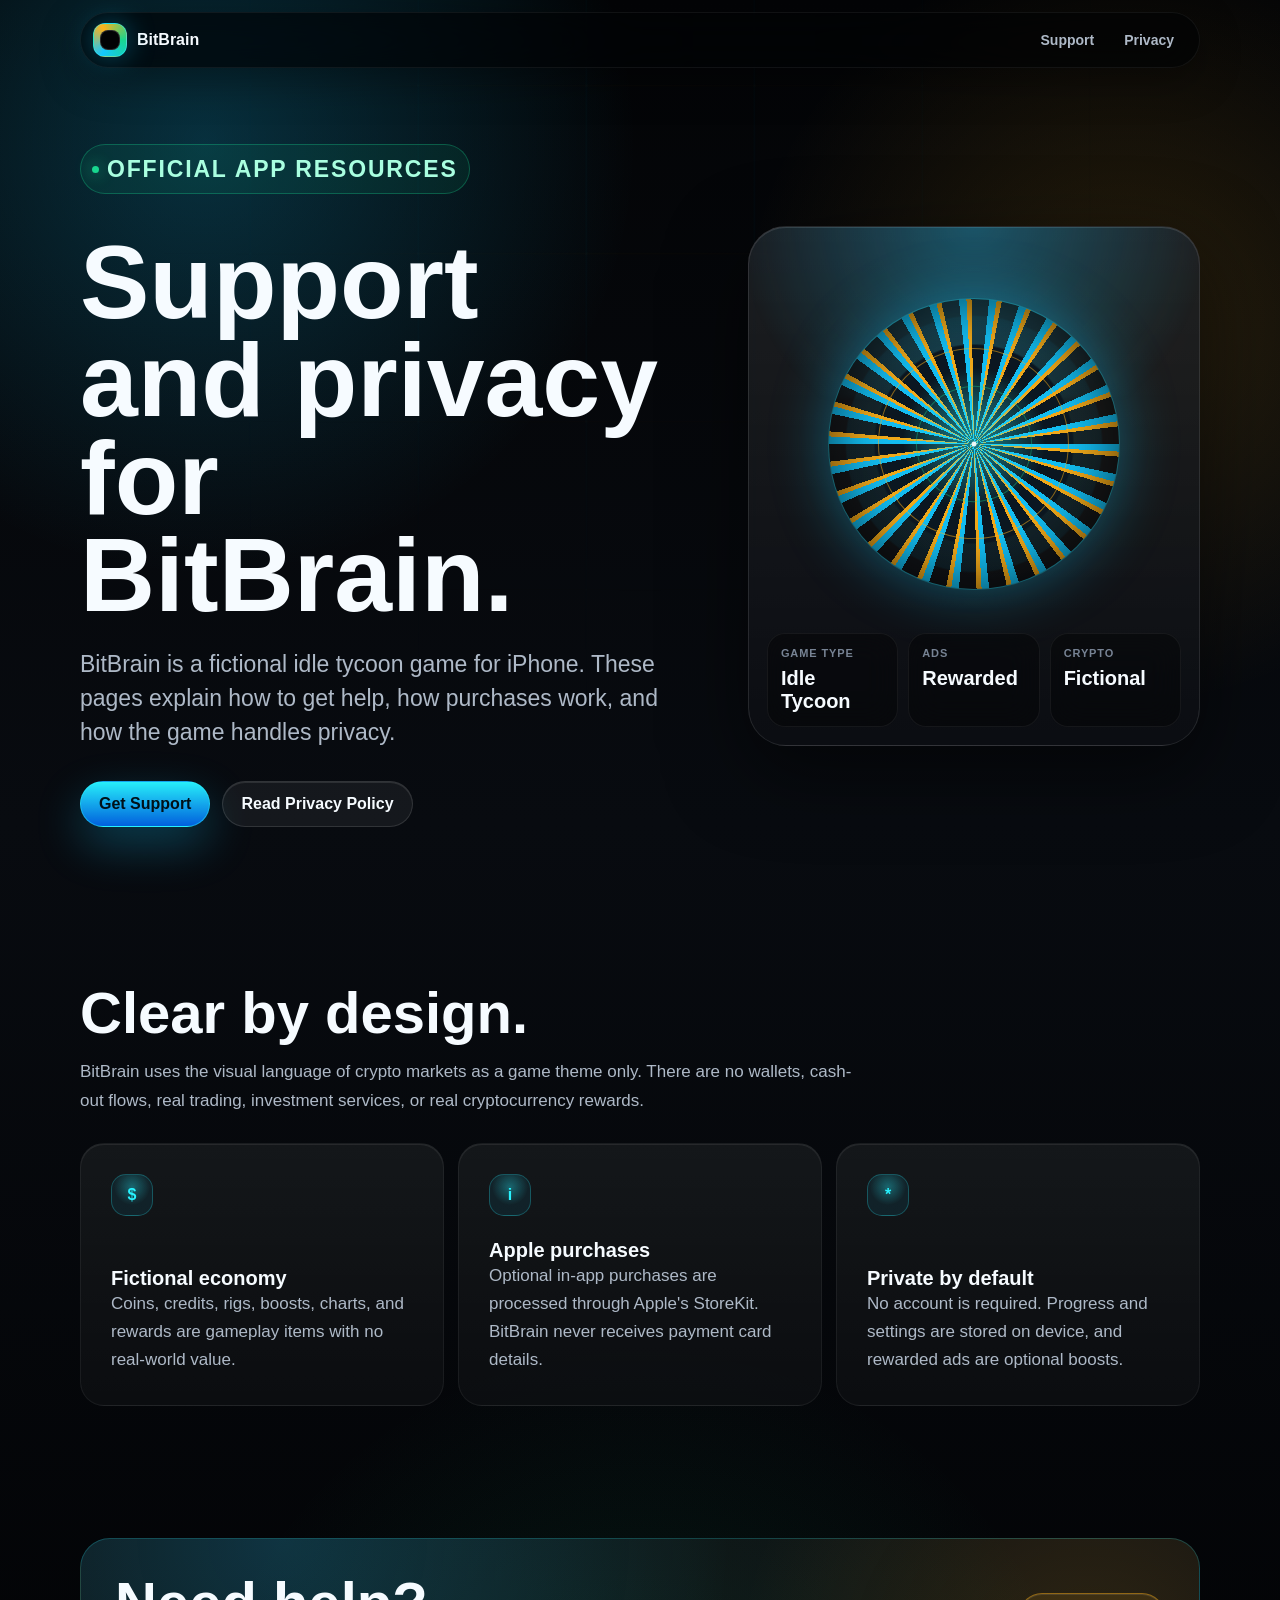
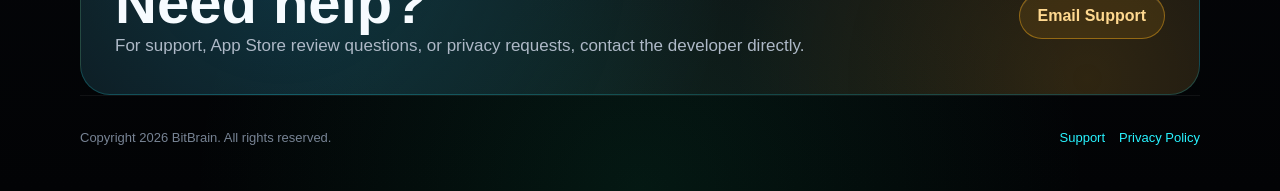
<file: index.html>
<!doctype html>
<html lang="en">
  <head>
    <meta charset="utf-8">
    <meta name="viewport" content="width=device-width, initial-scale=1">
    <meta name="description" content="Official support and privacy pages for BitBrain, a fictional crypto idle tycoon game for iPhone.">
    <title>BitBrain - Support and Privacy</title>
    <link rel="icon" href="favicon.svg" type="image/svg+xml">
    <link rel="stylesheet" href="styles.css">
  </head>
  <body>
    <div class="site-shell">
      <header class="topbar">
        <a class="brand" href="index.html" aria-label="BitBrain home">
          <span class="brand-mark" aria-hidden="true"></span>
          <span>BitBrain</span>
        </a>
        <nav class="nav" aria-label="Primary">
          <a href="support.html">Support</a>
          <a href="privacy.html">Privacy</a>
        </nav>
      </header>

      <main>
        <section class="hero">
          <div class="hero-grid">
            <div class="hero-copy">
              <p class="eyebrow">Official app resources</p>
              <h1>Support and privacy for BitBrain.</h1>
              <p>BitBrain is a fictional idle tycoon game for iPhone. These pages explain how to get help, how purchases work, and how the game handles privacy.</p>
              <div class="actions">
                <a class="button primary" href="support.html">Get Support</a>
                <a class="button" href="privacy.html">Read Privacy Policy</a>
              </div>
            </div>

            <div class="device-card" aria-label="BitBrain visual system">
              <div class="orb" aria-hidden="true"></div>
              <div class="stat-stack">
                <div class="stat">
                  <span>Game Type</span>
                  <strong>Idle Tycoon</strong>
                </div>
                <div class="stat">
                  <span>Ads</span>
                  <strong>Rewarded</strong>
                </div>
                <div class="stat">
                  <span>Crypto</span>
                  <strong>Fictional</strong>
                </div>
              </div>
            </div>
          </div>
        </section>

        <section class="section">
          <div class="section-head">
            <h2>Clear by design.</h2>
            <p>BitBrain uses the visual language of crypto markets as a game theme only. There are no wallets, cash-out flows, real trading, investment services, or real cryptocurrency rewards.</p>
          </div>
          <div class="grid">
            <article class="card feature">
              <div class="icon" aria-hidden="true">$</div>
              <div>
                <h3>Fictional economy</h3>
                <p>Coins, credits, rigs, boosts, charts, and rewards are gameplay items with no real-world value.</p>
              </div>
            </article>
            <article class="card feature">
              <div class="icon" aria-hidden="true">i</div>
              <div>
                <h3>Apple purchases</h3>
                <p>Optional in-app purchases are processed through Apple's StoreKit. BitBrain never receives payment card details.</p>
              </div>
            </article>
            <article class="card feature">
              <div class="icon" aria-hidden="true">*</div>
              <div>
                <h3>Private by default</h3>
                <p>No account is required. Progress and settings are stored on device, and rewarded ads are optional boosts.</p>
              </div>
            </article>
          </div>
        </section>

        <section class="contact-band">
          <div>
            <h2>Need help?</h2>
            <p>For support, App Store review questions, or privacy requests, contact the developer directly.</p>
          </div>
          <a class="button gold" href="mailto:muhammedeliwat@gmail.com">Email Support</a>
        </section>
      </main>

      <footer class="footer">
        <div class="footer-inner">
          <span>Copyright 2026 BitBrain. All rights reserved.</span>
          <nav aria-label="Footer">
            <a href="support.html">Support</a>
            <a href="privacy.html">Privacy Policy</a>
          </nav>
        </div>
      </footer>
    </div>
  </body>
</html>
</file>
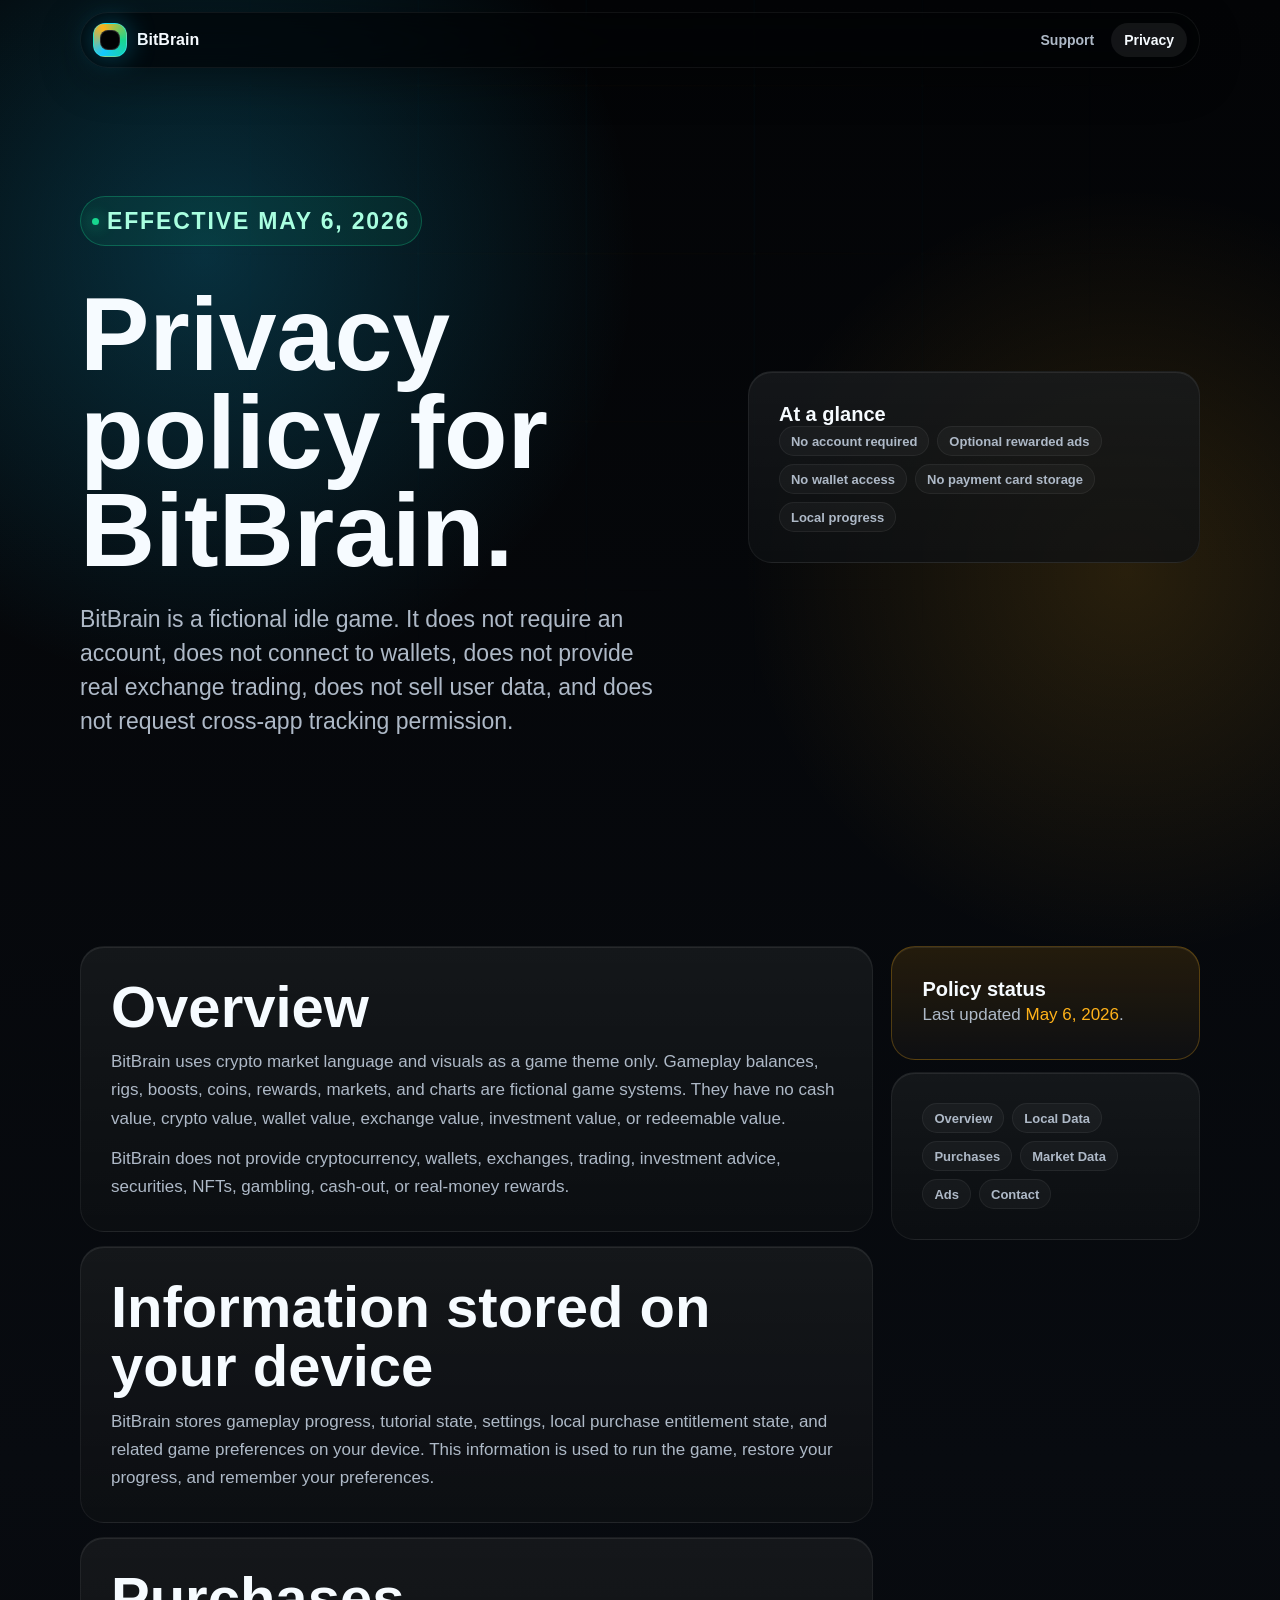
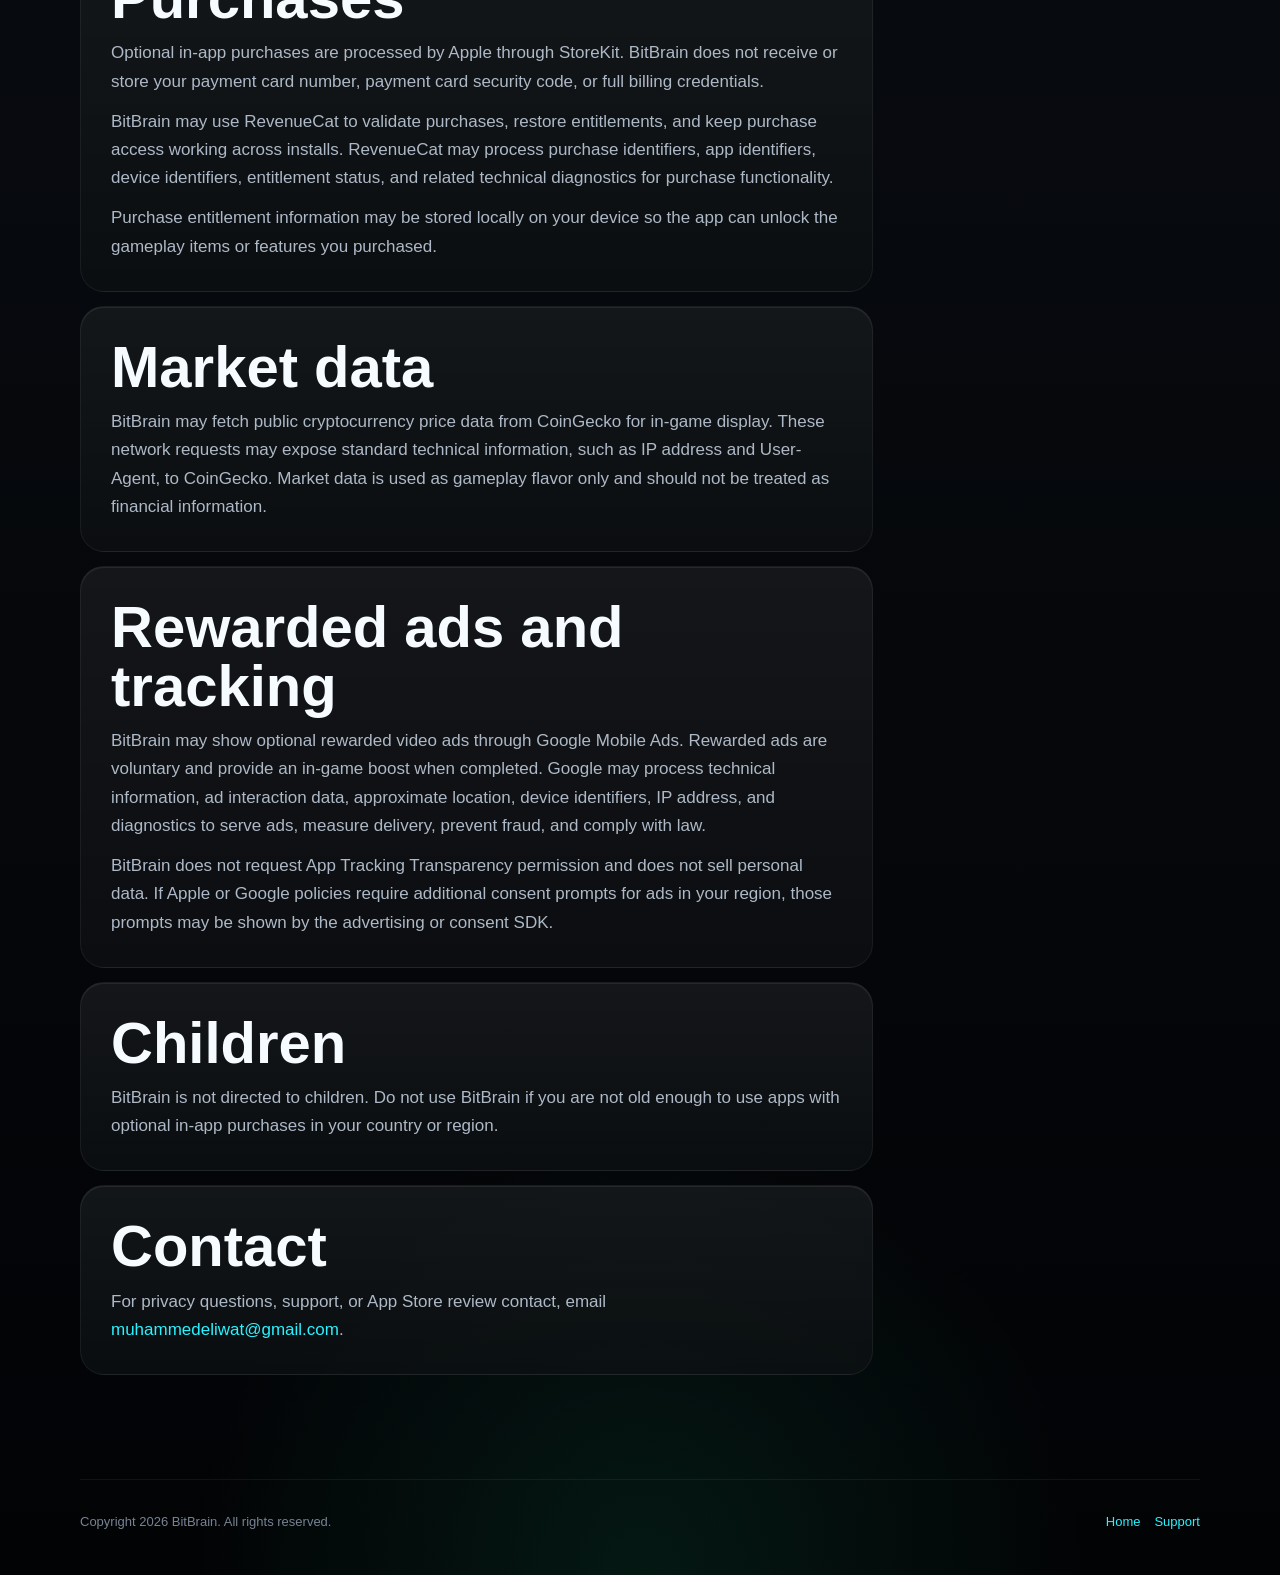
<file: privacy.html>
<!doctype html>
<html lang="en">
  <head>
    <meta charset="utf-8">
    <meta name="viewport" content="width=device-width, initial-scale=1">
    <meta name="description" content="Privacy Policy for BitBrain, a fictional crypto idle tycoon game for iPhone.">
    <title>BitBrain Privacy Policy</title>
    <link rel="icon" href="favicon.svg" type="image/svg+xml">
    <link rel="stylesheet" href="styles.css">
  </head>
  <body>
    <div class="site-shell">
      <header class="topbar">
        <a class="brand" href="index.html" aria-label="BitBrain home">
          <span class="brand-mark" aria-hidden="true"></span>
          <span>BitBrain</span>
        </a>
        <nav class="nav" aria-label="Primary">
          <a href="support.html">Support</a>
          <a href="privacy.html" aria-current="page">Privacy</a>
        </nav>
      </header>

      <main>
        <section class="hero">
          <div class="hero-grid">
            <div class="hero-copy">
              <p class="eyebrow">Effective May 6, 2026</p>
              <h1>Privacy policy for BitBrain.</h1>
              <p>BitBrain is a fictional idle game. It does not require an account, does not connect to wallets, does not provide real exchange trading, does not sell user data, and does not request cross-app tracking permission.</p>
            </div>

            <aside class="card">
              <h3>At a glance</h3>
              <div class="pill-list" aria-label="Privacy highlights">
                <span class="pill">No account required</span>
                <span class="pill">Optional rewarded ads</span>
                <span class="pill">No wallet access</span>
                <span class="pill">No payment card storage</span>
                <span class="pill">Local progress</span>
              </div>
            </aside>
          </div>
        </section>

        <section class="section legal-content">
          <article class="article">
            <section id="overview" class="card">
              <h2>Overview</h2>
              <p>BitBrain uses crypto market language and visuals as a game theme only. Gameplay balances, rigs, boosts, coins, rewards, markets, and charts are fictional game systems. They have no cash value, crypto value, wallet value, exchange value, investment value, or redeemable value.</p>
              <p>BitBrain does not provide cryptocurrency, wallets, exchanges, trading, investment advice, securities, NFTs, gambling, cash-out, or real-money rewards.</p>
            </section>

            <section id="local-data" class="card">
              <h2>Information stored on your device</h2>
              <p>BitBrain stores gameplay progress, tutorial state, settings, local purchase entitlement state, and related game preferences on your device. This information is used to run the game, restore your progress, and remember your preferences.</p>
            </section>

            <section id="purchases" class="card">
              <h2>Purchases</h2>
              <p>Optional in-app purchases are processed by Apple through StoreKit. BitBrain does not receive or store your payment card number, payment card security code, or full billing credentials.</p>
              <p>BitBrain may use RevenueCat to validate purchases, restore entitlements, and keep purchase access working across installs. RevenueCat may process purchase identifiers, app identifiers, device identifiers, entitlement status, and related technical diagnostics for purchase functionality.</p>
              <p>Purchase entitlement information may be stored locally on your device so the app can unlock the gameplay items or features you purchased.</p>
            </section>

            <section id="market-data" class="card">
              <h2>Market data</h2>
              <p>BitBrain may fetch public cryptocurrency price data from CoinGecko for in-game display. These network requests may expose standard technical information, such as IP address and User-Agent, to CoinGecko. Market data is used as gameplay flavor only and should not be treated as financial information.</p>
            </section>

            <section id="tracking" class="card">
              <h2>Rewarded ads and tracking</h2>
              <p>BitBrain may show optional rewarded video ads through Google Mobile Ads. Rewarded ads are voluntary and provide an in-game boost when completed. Google may process technical information, ad interaction data, approximate location, device identifiers, IP address, and diagnostics to serve ads, measure delivery, prevent fraud, and comply with law.</p>
              <p>BitBrain does not request App Tracking Transparency permission and does not sell personal data. If Apple or Google policies require additional consent prompts for ads in your region, those prompts may be shown by the advertising or consent SDK.</p>
            </section>

            <section id="children" class="card">
              <h2>Children</h2>
              <p>BitBrain is not directed to children. Do not use BitBrain if you are not old enough to use apps with optional in-app purchases in your country or region.</p>
            </section>

            <section id="contact" class="card">
              <h2>Contact</h2>
              <p>For privacy questions, support, or App Store review contact, email <a href="mailto:muhammedeliwat@gmail.com">muhammedeliwat@gmail.com</a>.</p>
            </section>
          </article>

          <aside class="side-panel">
            <div class="card notice">
              <h3>Policy status</h3>
              <p>Last updated <span class="accent-number">May 6, 2026</span>.</p>
            </div>
            <nav class="card" aria-label="Privacy sections">
              <div class="pill-list">
                <a class="pill" href="#overview">Overview</a>
                <a class="pill" href="#local-data">Local Data</a>
                <a class="pill" href="#purchases">Purchases</a>
                <a class="pill" href="#market-data">Market Data</a>
                <a class="pill" href="#tracking">Ads</a>
                <a class="pill" href="#contact">Contact</a>
              </div>
            </nav>
          </aside>
        </section>
      </main>

      <footer class="footer">
        <div class="footer-inner">
          <span>Copyright 2026 BitBrain. All rights reserved.</span>
          <nav aria-label="Footer">
            <a href="index.html">Home</a>
            <a href="support.html">Support</a>
          </nav>
        </div>
      </footer>
    </div>
  </body>
</html>
</file>
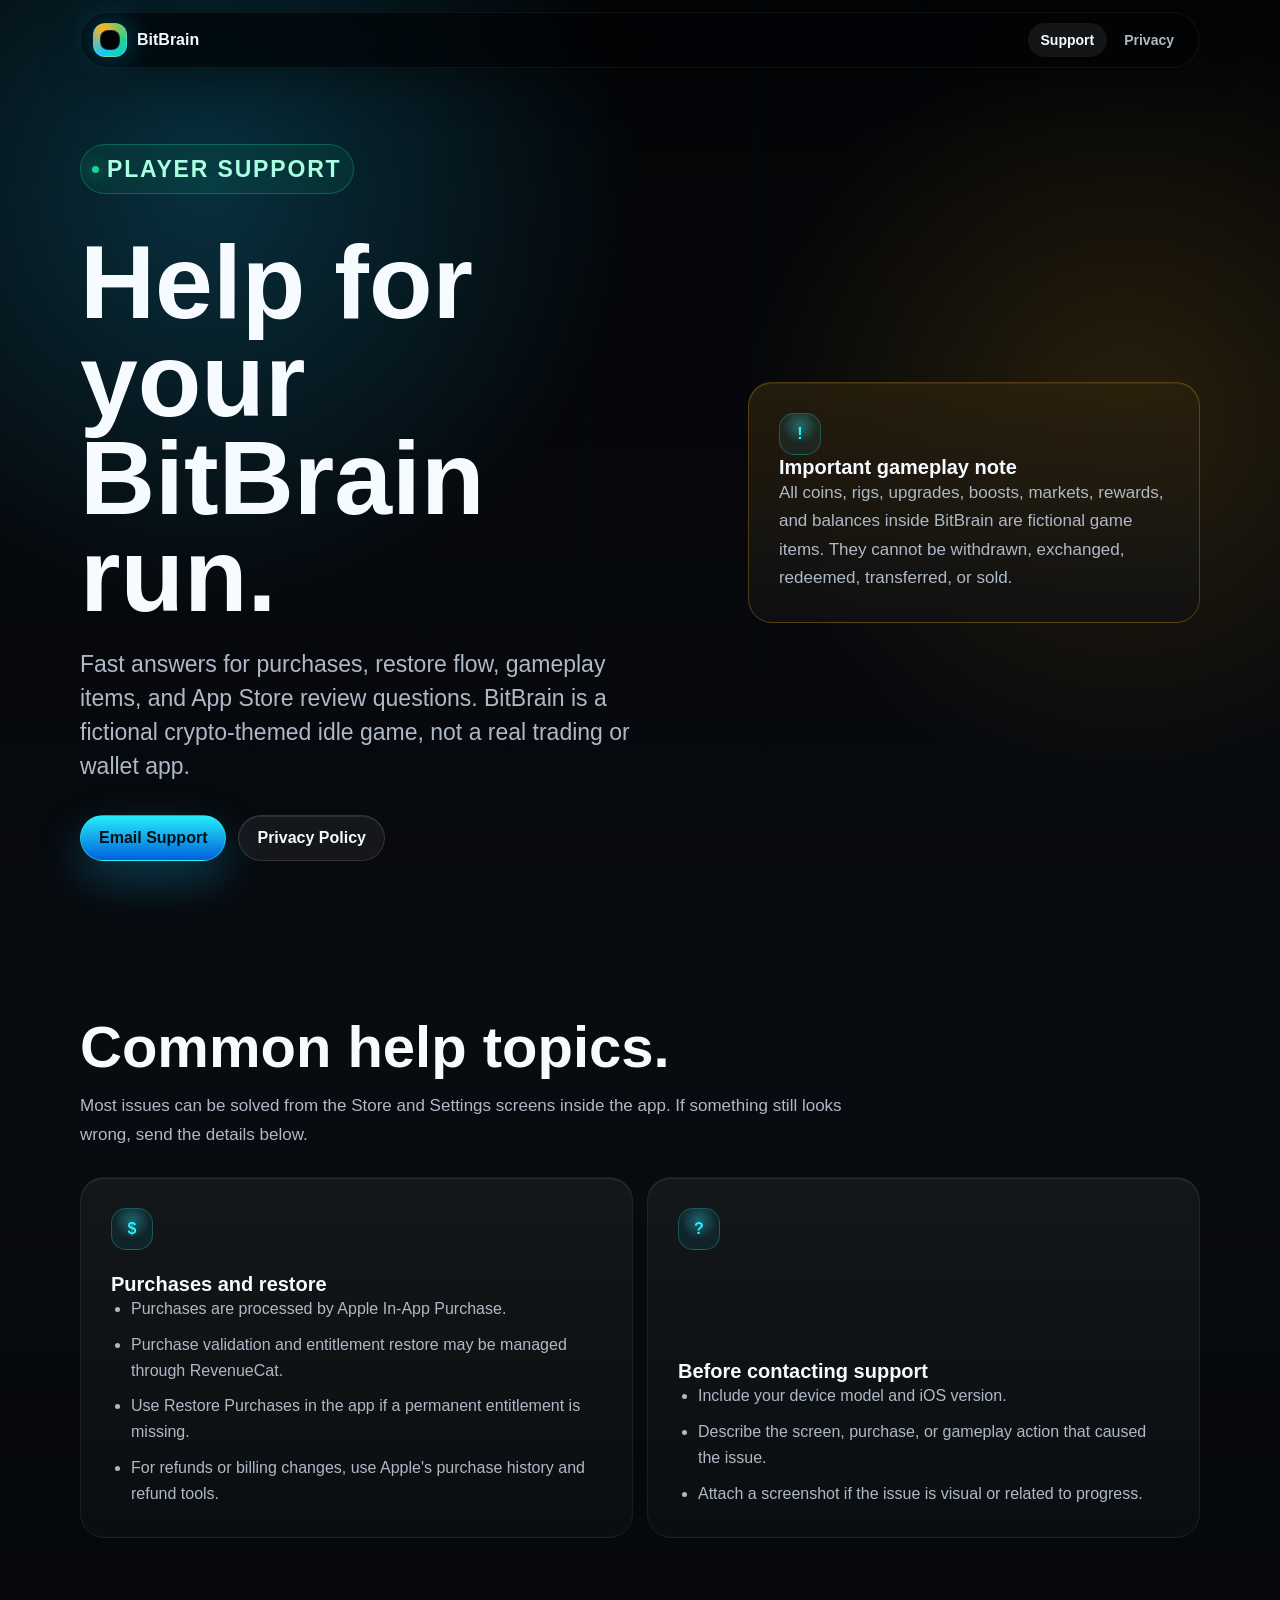
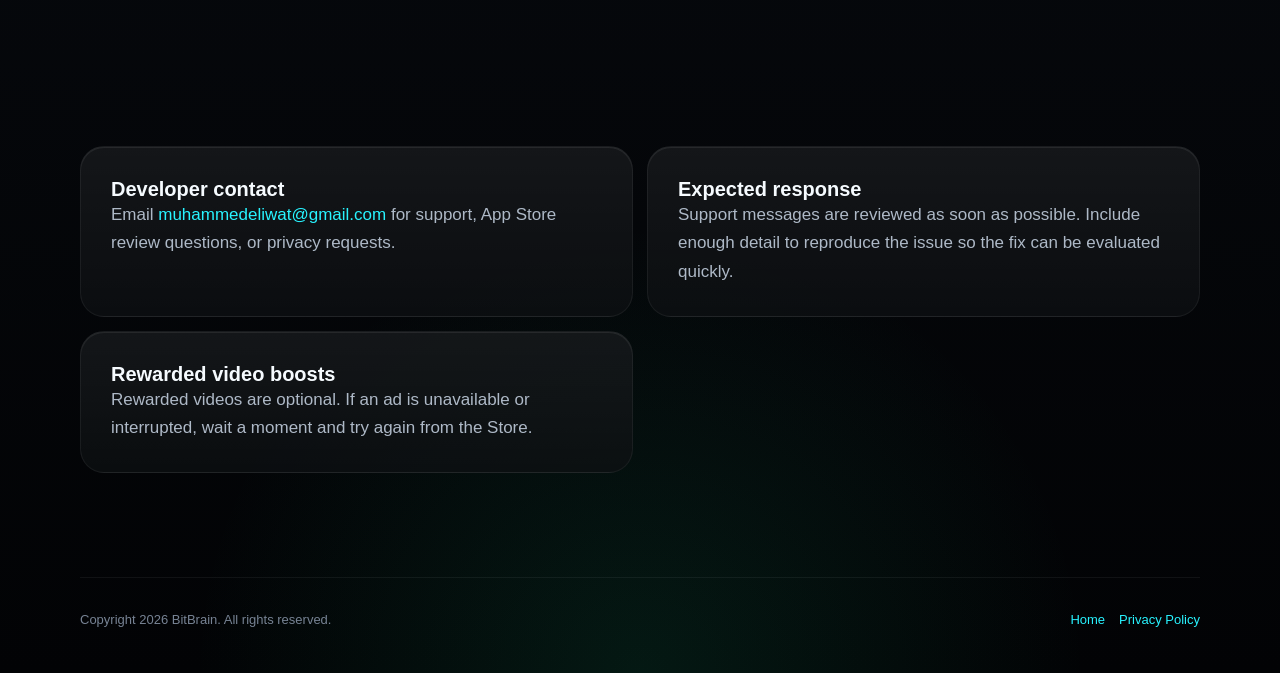
<file: support.html>
<!doctype html>
<html lang="en">
  <head>
    <meta charset="utf-8">
    <meta name="viewport" content="width=device-width, initial-scale=1">
    <meta name="description" content="Contact support for BitBrain, restore purchases, and review common help topics for the fictional crypto idle tycoon game.">
    <title>BitBrain Support</title>
    <link rel="icon" href="favicon.svg" type="image/svg+xml">
    <link rel="stylesheet" href="styles.css">
  </head>
  <body>
    <div class="site-shell">
      <header class="topbar">
        <a class="brand" href="index.html" aria-label="BitBrain home">
          <span class="brand-mark" aria-hidden="true"></span>
          <span>BitBrain</span>
        </a>
        <nav class="nav" aria-label="Primary">
          <a href="support.html" aria-current="page">Support</a>
          <a href="privacy.html">Privacy</a>
        </nav>
      </header>

      <main>
        <section class="hero">
          <div class="hero-grid">
            <div class="hero-copy">
              <p class="eyebrow">Player support</p>
              <h1>Help for your BitBrain run.</h1>
              <p>Fast answers for purchases, restore flow, gameplay items, and App Store review questions. BitBrain is a fictional crypto-themed idle game, not a real trading or wallet app.</p>
              <div class="actions">
                <a class="button primary" href="mailto:muhammedeliwat@gmail.com">Email Support</a>
                <a class="button" href="privacy.html">Privacy Policy</a>
              </div>
            </div>

            <aside class="card notice">
              <div class="icon" aria-hidden="true">!</div>
              <h3>Important gameplay note</h3>
              <p>All coins, rigs, upgrades, boosts, markets, rewards, and balances inside BitBrain are fictional game items. They cannot be withdrawn, exchanged, redeemed, transferred, or sold.</p>
            </aside>
          </div>
        </section>

        <section class="section">
          <div class="section-head">
            <h2>Common help topics.</h2>
            <p>Most issues can be solved from the Store and Settings screens inside the app. If something still looks wrong, send the details below.</p>
          </div>

          <div class="grid two">
            <article class="card feature">
              <div class="icon" aria-hidden="true">$</div>
              <div>
                <h3>Purchases and restore</h3>
                <ul class="support-list">
                  <li>Purchases are processed by Apple In-App Purchase.</li>
                  <li>Purchase validation and entitlement restore may be managed through RevenueCat.</li>
                  <li>Use Restore Purchases in the app if a permanent entitlement is missing.</li>
                  <li>For refunds or billing changes, use Apple's purchase history and refund tools.</li>
                </ul>
              </div>
            </article>

            <article class="card feature">
              <div class="icon" aria-hidden="true">?</div>
              <div>
                <h3>Before contacting support</h3>
                <ul class="support-list">
                  <li>Include your device model and iOS version.</li>
                  <li>Describe the screen, purchase, or gameplay action that caused the issue.</li>
                  <li>Attach a screenshot if the issue is visual or related to progress.</li>
                </ul>
              </div>
            </article>
          </div>
        </section>

        <section class="section">
          <div class="grid two">
            <article class="card">
              <h3>Developer contact</h3>
              <p>Email <a href="mailto:muhammedeliwat@gmail.com">muhammedeliwat@gmail.com</a> for support, App Store review questions, or privacy requests.</p>
            </article>

            <article class="card">
              <h3>Expected response</h3>
              <p>Support messages are reviewed as soon as possible. Include enough detail to reproduce the issue so the fix can be evaluated quickly.</p>
            </article>

            <article class="card">
              <h3>Rewarded video boosts</h3>
              <p>Rewarded videos are optional. If an ad is unavailable or interrupted, wait a moment and try again from the Store.</p>
            </article>
          </div>
        </section>
      </main>

      <footer class="footer">
        <div class="footer-inner">
          <span>Copyright 2026 BitBrain. All rights reserved.</span>
          <nav aria-label="Footer">
            <a href="index.html">Home</a>
            <a href="privacy.html">Privacy Policy</a>
          </nav>
        </div>
      </footer>
    </div>
  </body>
</html>
</file>
<file: styles.css>
:root {
  color-scheme: dark;
  --bg: #020305;
  --bg-2: #070a0f;
  --panel: rgba(255, 255, 255, 0.045);
  --panel-strong: rgba(255, 255, 255, 0.075);
  --line: rgba(255, 255, 255, 0.1);
  --line-soft: rgba(255, 255, 255, 0.06);
  --text: #f6fbff;
  --muted: #aeb9c7;
  --soft: #778394;
  --cyan: #14c8ff;
  --cyan-2: #28f3ff;
  --gold: #ffb21a;
  --green: #18d68f;
  --danger: #ff5470;
  --radius: 24px;
  --radius-sm: 14px;
  --shadow: 0 24px 80px rgba(0, 0, 0, 0.52);
  font-family: ui-sans-serif, -apple-system, BlinkMacSystemFont, "SF Pro Display", "SF Pro Text", "Segoe UI", sans-serif;
}

* {
  box-sizing: border-box;
}

html {
  scroll-behavior: smooth;
}

body {
  margin: 0;
  min-height: 100vh;
  background:
    radial-gradient(circle at 16% 8%, rgba(20, 200, 255, 0.22), transparent 27rem),
    radial-gradient(circle at 88% 18%, rgba(255, 178, 26, 0.14), transparent 24rem),
    radial-gradient(circle at 50% 100%, rgba(24, 214, 143, 0.1), transparent 28rem),
    linear-gradient(180deg, #030406 0%, #080b10 46%, #020305 100%);
  color: var(--text);
  overflow-x: hidden;
}

body::before {
  content: "";
  position: fixed;
  inset: 0;
  pointer-events: none;
  background:
    linear-gradient(90deg, transparent 0 48%, rgba(20, 200, 255, 0.09) 49%, transparent 50% 100%),
    linear-gradient(0deg, transparent 0 48%, rgba(255, 178, 26, 0.06) 49%, transparent 50% 100%);
  background-size: 168px 168px;
  mask-image: radial-gradient(circle at 50% 20%, #000 0%, transparent 62%);
  opacity: 0.38;
}

a {
  color: var(--cyan-2);
  text-decoration: none;
}

a:hover {
  color: #ffffff;
}

.site-shell {
  position: relative;
  width: min(1120px, calc(100% - 32px));
  margin: 0 auto;
}

.topbar {
  position: sticky;
  top: 12px;
  z-index: 20;
  display: flex;
  align-items: center;
  justify-content: space-between;
  gap: 16px;
  margin: 12px auto 0;
  padding: 10px 12px;
  border: 1px solid var(--line-soft);
  border-radius: 999px;
  background: rgba(2, 3, 5, 0.72);
  box-shadow: 0 12px 40px rgba(0, 0, 0, 0.34);
  backdrop-filter: blur(22px) saturate(180%);
}

.brand {
  display: inline-flex;
  align-items: center;
  gap: 10px;
  color: var(--text);
  font-weight: 760;
  letter-spacing: 0;
}

.brand-mark {
  width: 34px;
  height: 34px;
  border: 1px solid rgba(40, 243, 255, 0.5);
  border-radius: 12px;
  background:
    radial-gradient(circle at 50% 50%, rgba(40, 243, 255, 0.98) 0 2px, transparent 3px),
    conic-gradient(from 210deg, var(--cyan), var(--gold), var(--green), var(--cyan));
  box-shadow: 0 0 28px rgba(20, 200, 255, 0.36);
  position: relative;
}

.brand-mark::after {
  content: "";
  position: absolute;
  inset: 6px;
  border-radius: 8px;
  background: #020305;
  border: 1px solid rgba(255, 255, 255, 0.16);
}

.nav {
  display: flex;
  align-items: center;
  gap: 4px;
}

.nav a {
  color: var(--muted);
  font-size: 14px;
  font-weight: 620;
  padding: 9px 13px;
  border-radius: 999px;
}

.nav a[aria-current="page"],
.nav a:hover {
  color: var(--text);
  background: rgba(255, 255, 255, 0.07);
}

.hero {
  min-height: clamp(560px, 86vh, 820px);
  display: grid;
  align-items: center;
  padding: 76px 0 52px;
}

.hero-grid {
  display: grid;
  grid-template-columns: minmax(0, 1.02fr) minmax(340px, 0.78fr);
  gap: clamp(28px, 6vw, 84px);
  align-items: center;
}

.eyebrow {
  display: inline-flex;
  align-items: center;
  gap: 8px;
  width: fit-content;
  margin: 0 0 18px;
  padding: 7px 11px;
  border: 1px solid rgba(24, 214, 143, 0.3);
  border-radius: 999px;
  background: rgba(24, 214, 143, 0.08);
  color: #a9ffe0;
  font-size: 12px;
  font-weight: 760;
  text-transform: uppercase;
  letter-spacing: 0.08em;
}

.eyebrow::before {
  content: "";
  width: 7px;
  height: 7px;
  border-radius: 99px;
  background: var(--green);
  box-shadow: 0 0 16px var(--green);
}

h1,
h2,
h3 {
  margin: 0;
  letter-spacing: 0;
}

h1 {
  max-width: 840px;
  font-size: clamp(52px, 9vw, 104px);
  line-height: 0.94;
  font-weight: 820;
}

h2 {
  font-size: clamp(34px, 5vw, 58px);
  line-height: 1.02;
  font-weight: 780;
}

h3 {
  font-size: 20px;
  line-height: 1.2;
  font-weight: 720;
}

p {
  margin: 0;
  color: var(--muted);
  font-size: 17px;
  line-height: 1.66;
}

.hero-copy {
  display: grid;
  gap: 22px;
}

.hero-copy > p {
  max-width: 700px;
  font-size: clamp(18px, 2.3vw, 23px);
  line-height: 1.48;
}

.actions {
  display: flex;
  flex-wrap: wrap;
  gap: 12px;
  margin-top: 10px;
}

.button {
  display: inline-flex;
  min-height: 46px;
  align-items: center;
  justify-content: center;
  gap: 8px;
  padding: 0 18px;
  border: 1px solid rgba(255, 255, 255, 0.12);
  border-radius: 999px;
  color: var(--text);
  background: rgba(255, 255, 255, 0.055);
  font-weight: 720;
  box-shadow: inset 0 1px 0 rgba(255, 255, 255, 0.1);
}

.button.primary {
  border-color: rgba(40, 243, 255, 0.45);
  background: linear-gradient(180deg, rgba(40, 243, 255, 0.98), rgba(0, 110, 255, 0.86));
  color: #001018;
  box-shadow: 0 18px 46px rgba(20, 200, 255, 0.28);
}

.button.gold {
  border-color: rgba(255, 178, 26, 0.44);
  background: rgba(255, 178, 26, 0.1);
  color: #ffd990;
}

.device-card {
  position: relative;
  min-height: 520px;
  border: 1px solid var(--line);
  border-radius: 38px;
  background:
    linear-gradient(180deg, rgba(255, 255, 255, 0.09), rgba(255, 255, 255, 0.025)),
    rgba(5, 8, 13, 0.82);
  box-shadow: var(--shadow), inset 0 1px 0 rgba(255, 255, 255, 0.12);
  overflow: hidden;
}

.device-card::before {
  content: "";
  position: absolute;
  inset: -35% -25% auto;
  height: 68%;
  background: radial-gradient(circle, rgba(20, 200, 255, 0.32), transparent 62%);
  filter: blur(2px);
}

.orb {
  position: absolute;
  left: 50%;
  top: 42%;
  width: min(66vw, 290px);
  aspect-ratio: 1;
  transform: translate(-50%, -50%);
  border-radius: 50%;
  background:
    radial-gradient(circle at 50% 50%, rgba(255, 255, 255, 0.92) 0 2px, transparent 3px),
    radial-gradient(circle at 50% 48%, rgba(40, 243, 255, 0.5), transparent 34%),
    repeating-conic-gradient(from 18deg, rgba(20, 200, 255, 0.95) 0 3deg, rgba(255, 178, 26, 0.95) 3deg 5deg, transparent 5deg 12deg),
    radial-gradient(circle, #0c1822 0 48%, rgba(20, 200, 255, 0.08) 49% 62%, transparent 63%);
  box-shadow:
    0 0 0 1px rgba(40, 243, 255, 0.22),
    0 0 58px rgba(20, 200, 255, 0.4),
    inset 0 0 60px rgba(0, 0, 0, 0.7);
}

.orb::before,
.orb::after {
  content: "";
  position: absolute;
  inset: 17%;
  border-radius: 50%;
  border: 1px solid rgba(255, 178, 26, 0.5);
  transform: rotate(-18deg);
}

.orb::after {
  inset: 30%;
  border-color: rgba(24, 214, 143, 0.38);
  transform: rotate(28deg);
}

.stat-stack {
  position: absolute;
  inset: auto 18px 18px;
  display: grid;
  grid-template-columns: repeat(3, 1fr);
  gap: 10px;
}

.stat {
  min-height: 86px;
  padding: 13px;
  border: 1px solid var(--line-soft);
  border-radius: 18px;
  background: rgba(0, 0, 0, 0.34);
  backdrop-filter: blur(16px);
}

.stat span {
  display: block;
  color: var(--soft);
  font-size: 11px;
  font-weight: 760;
  text-transform: uppercase;
  letter-spacing: 0.08em;
}

.stat strong {
  display: block;
  margin-top: 8px;
  font-size: 20px;
  color: var(--text);
}

.section {
  padding: clamp(54px, 9vw, 104px) 0;
}

.section-head {
  display: grid;
  gap: 16px;
  max-width: 780px;
  margin-bottom: 28px;
}

.grid {
  display: grid;
  grid-template-columns: repeat(3, minmax(0, 1fr));
  gap: 14px;
}

.grid.two {
  grid-template-columns: repeat(2, minmax(0, 1fr));
}

.card {
  border: 1px solid var(--line-soft);
  border-radius: var(--radius);
  background:
    linear-gradient(180deg, rgba(255, 255, 255, 0.062), rgba(255, 255, 255, 0.026)),
    rgba(5, 7, 11, 0.72);
  box-shadow: inset 0 1px 0 rgba(255, 255, 255, 0.08);
  padding: clamp(20px, 3vw, 30px);
}

.card.feature {
  min-height: 230px;
  display: grid;
  align-content: space-between;
  gap: 22px;
}

.icon {
  width: 42px;
  height: 42px;
  display: grid;
  place-items: center;
  border-radius: 15px;
  border: 1px solid rgba(40, 243, 255, 0.25);
  background:
    radial-gradient(circle at 50% 30%, rgba(40, 243, 255, 0.32), transparent 52%),
    rgba(20, 200, 255, 0.08);
  color: var(--cyan-2);
  font-weight: 860;
}

.legal-content {
  display: grid;
  grid-template-columns: minmax(0, 0.72fr) minmax(280px, 0.28fr);
  gap: 18px;
  align-items: start;
}

.article {
  display: grid;
  gap: 14px;
}

.article section {
  scroll-margin-top: 92px;
}

.article .card {
  display: grid;
  gap: 12px;
}

.article ul,
.support-list {
  display: grid;
  gap: 10px;
  padding-left: 20px;
  margin: 0;
  color: var(--muted);
  line-height: 1.62;
}

.side-panel {
  position: sticky;
  top: 92px;
  display: grid;
  gap: 12px;
}

.pill-list {
  display: flex;
  flex-wrap: wrap;
  gap: 8px;
}

.pill {
  display: inline-flex;
  align-items: center;
  min-height: 30px;
  padding: 0 11px;
  border: 1px solid var(--line-soft);
  border-radius: 999px;
  color: var(--muted);
  background: rgba(255, 255, 255, 0.035);
  font-size: 13px;
  font-weight: 650;
}

.accent-number {
  color: var(--gold);
  font-variant-numeric: tabular-nums;
}

.notice {
  border-color: rgba(255, 178, 26, 0.26);
  background:
    linear-gradient(180deg, rgba(255, 178, 26, 0.12), rgba(255, 255, 255, 0.03)),
    rgba(7, 8, 11, 0.8);
}

.danger {
  border-color: rgba(255, 84, 112, 0.3);
}

.contact-band {
  display: grid;
  grid-template-columns: minmax(0, 1fr) auto;
  gap: 18px;
  align-items: center;
  margin: 28px 0 0;
  padding: clamp(22px, 4vw, 34px);
  border: 1px solid rgba(40, 243, 255, 0.2);
  border-radius: 30px;
  background:
    radial-gradient(circle at 18% 0%, rgba(20, 200, 255, 0.2), transparent 28rem),
    radial-gradient(circle at 90% 90%, rgba(255, 178, 26, 0.14), transparent 22rem),
    rgba(255, 255, 255, 0.045);
}

.footer {
  padding: 34px 0 46px;
  color: var(--soft);
  font-size: 13px;
  border-top: 1px solid var(--line-soft);
}

.footer-inner {
  display: flex;
  flex-wrap: wrap;
  justify-content: space-between;
  gap: 12px;
}

.footer nav {
  display: flex;
  flex-wrap: wrap;
  gap: 14px;
}

@media (max-width: 860px) {
  .hero {
    min-height: auto;
    padding-top: 52px;
  }

  .hero-grid,
  .legal-content,
  .grid.two,
  .contact-band {
    grid-template-columns: 1fr;
  }

  .grid {
    grid-template-columns: 1fr;
  }

  .device-card {
    min-height: 440px;
  }

  .side-panel {
    position: static;
  }
}

@media (max-width: 620px) {
  .site-shell {
    width: min(100% - 22px, 1120px);
  }

  .topbar {
    align-items: flex-start;
    border-radius: 24px;
    padding: 12px;
  }

  .nav {
    justify-content: flex-end;
    flex-wrap: wrap;
  }

  .nav a {
    padding: 8px 10px;
    font-size: 13px;
  }

  h1 {
    font-size: clamp(44px, 15vw, 72px);
  }

  .stat-stack {
    grid-template-columns: 1fr;
  }

  .stat {
    min-height: 64px;
  }

  .device-card {
    min-height: 560px;
  }
}
</file>
